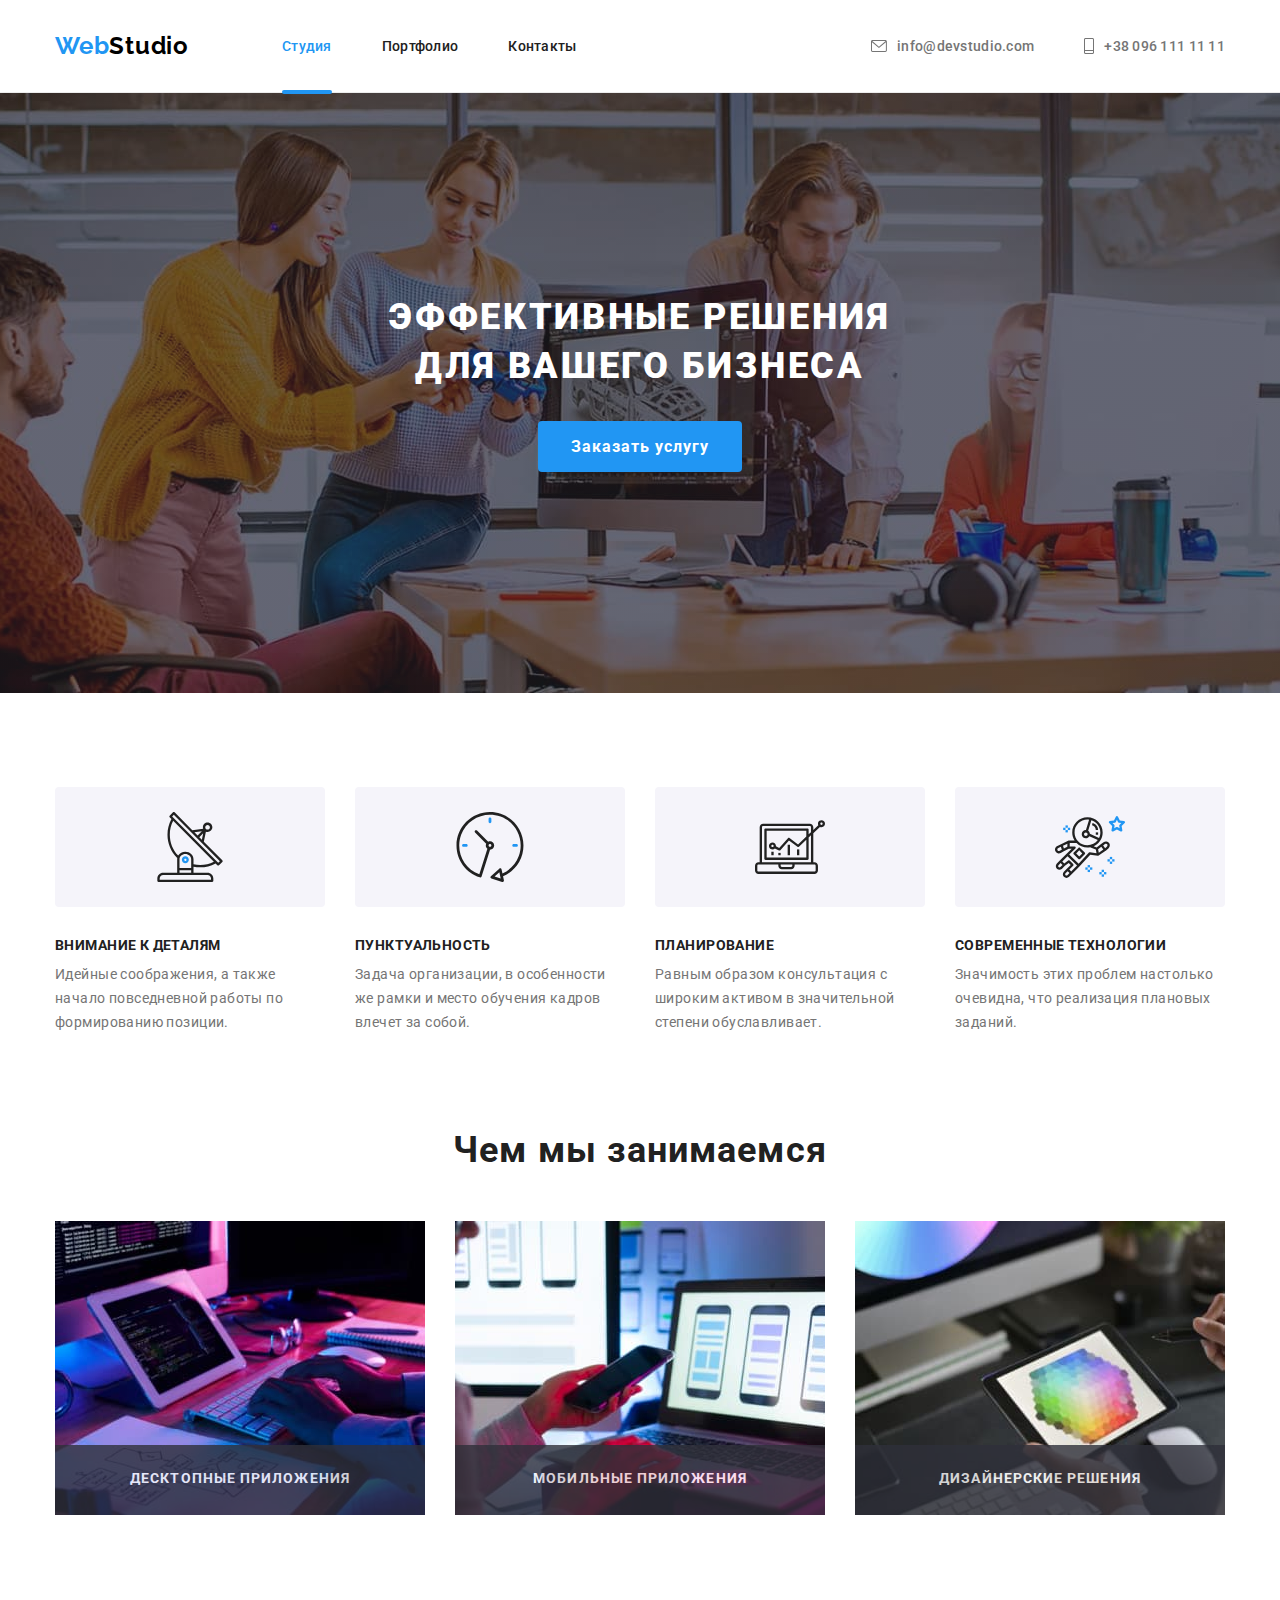
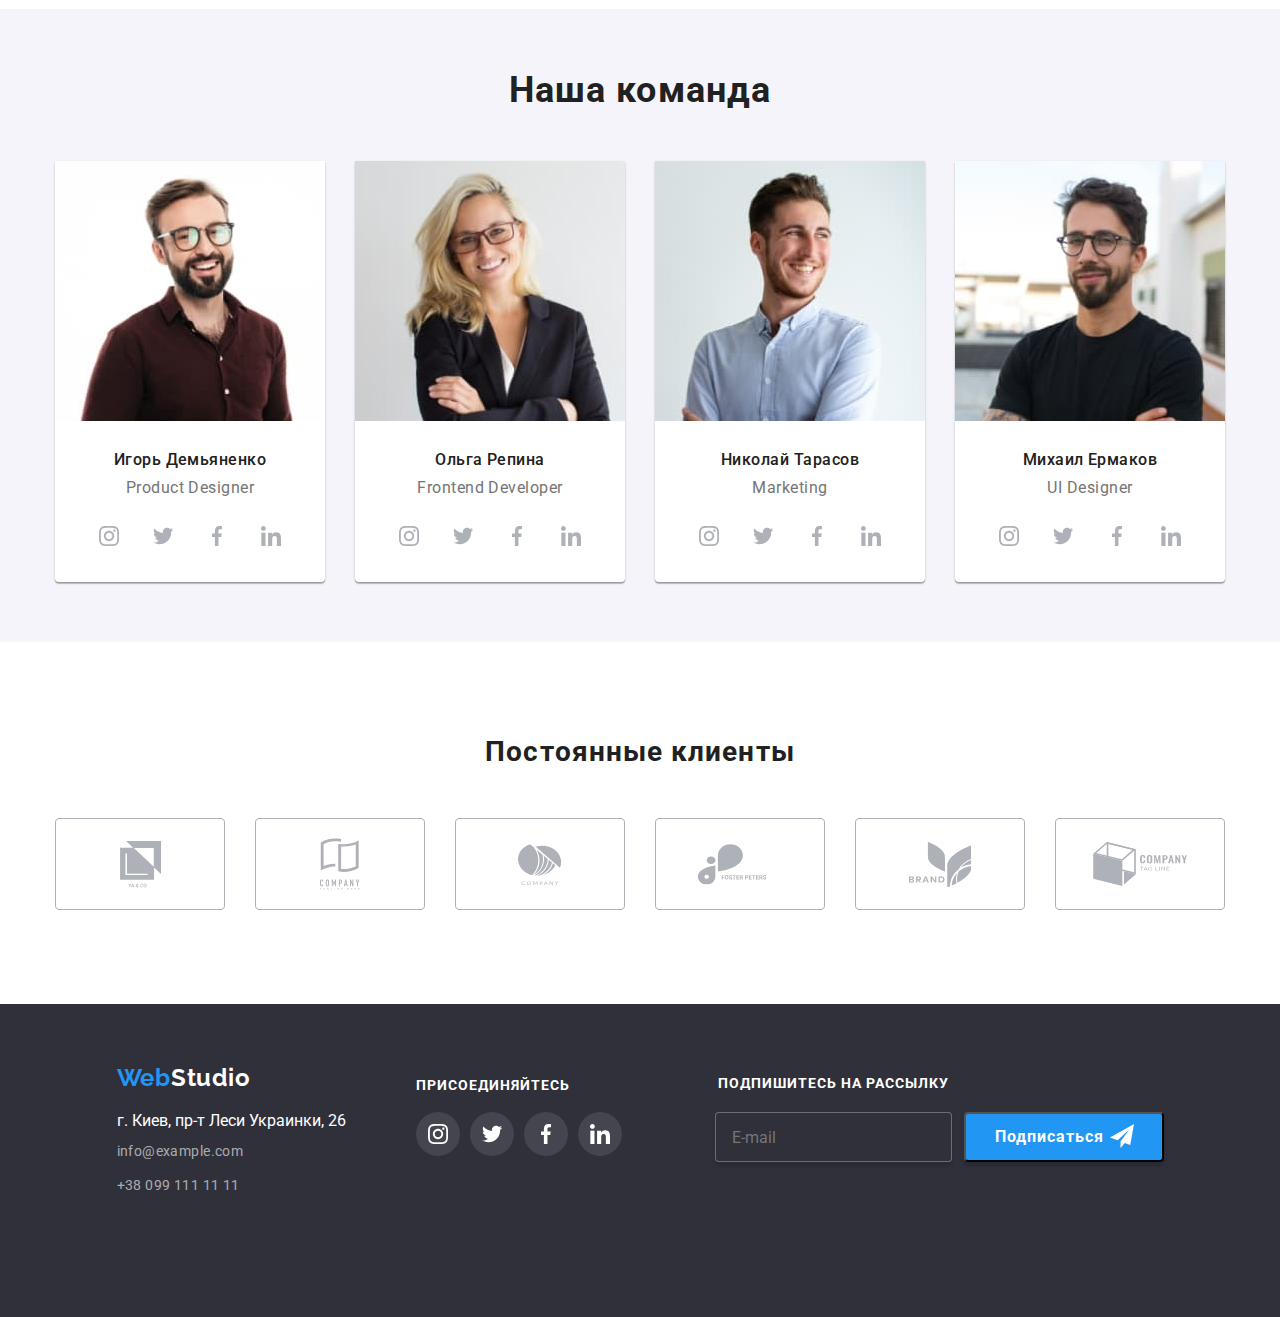
<file: index.html>
<!DOCTYPE html>
<html lang="en">
  <head>
    <meta charset="UTF-8" />
    <meta name="viewport" content="width=device-width, initial-scale=1.0" />
    <title>WebStudio</title>
    <link rel="preconnect" href="https://fonts.googleapis.com" />
    <link rel="preconnect" href="https://fonts.gstatic.com" crossorigin />
    <link
      href="https://fonts.googleapis.com/css2?family=Raleway:wght@700&family=Roboto:wght@400;500;700;900&display=swap"
      rel="stylesheet"
    />
    <link
      rel="stylesheet"
      href="https://cdnjs.cloudflare.com/ajax/libs/modern-normalize/2.0.0/modern-normalize.min.css"
    />
    <link rel="stylesheet" href="./css/main.min.css" />
  </head>

  <body>
    <!-- header -->
    <header class="header">
      <div class="container">
        <div class="header__menu">
          <!-- Лого -->
          <a href="" class="logo link"
            >Web<span class="logo__change-color">Studio</span></a
          >
          <!-- Списки мемю -->

          <nav class="header-navigator">
            <ul class="site-nav list">
              <li class="site-nav__item">
                <a href="" class="site-nav__link link site-nav__link--current">Студия</a>
              </li>
              <li class="site-nav__item">
                <a href="./portfolio.html" class="site-nav__link  link"
                  >Портфолио</a
                >
              </li>
              <li class="site-nav__item">
                <a href="" class="site-nav__link link">Контакты</a>
              </li>
            </ul>
          </nav>
          <ul class="contact-list list">
            <li class="contact-list__item">
              
              <a href="mailto:info@devstudio.com" class="contact-list__link link">
                <svg class="contact-list__icon-mail" width="16px" height="12px">
                  <use href="./icons/sprite.svg#mail"></use>
                </svg>
                info@devstudio.com
              </a>
            </li>
            <li class="contact-list__item">
              <a href="tel:+380961111111" class="contact-list__link link">
                <svg class="contact-list__icon-mobile" width="10px" height="16px">
                  <use href="./icons/sprite.svg#mobile"></use>
                </svg>
                +38 096 111 11 11
              </a>
            </li>
          </ul>

          <button type="button" class="menu-button menu-button__open js-open-menu " aria-expanded="false"
          aria-controls="mob-menu">
            <svg width="40" height="40" aria-label="Переключатель мобильного меню">
              <use class="icon-menu" href="./icons/sprite.svg#menu"></use>
            </svg>
          </button>

          <div class="mobile-menu  js-menu-container"  aria-expanded="false"
          id="mob-menu">

            <button type="button" class="menu-button menu-button__close js-close-menu">
              <svg width="40" height="40" aria-label="Переключатель мобильного меню">
                <use class="icon-cross" href="./icons/sprite.svg#cross"></use>
              </svg>
            </button>
            
              <ul class="mobile-menu__list list">
                <li class="mobile-menu__item"><a class="mobile-menu__link link mobile-menu__link--current" href="">Студия</a></li>
                <li class="mobile-menu__item"><a class="mobile-menu__link link" href="./portfolio.html">Портфолио</a></li>
                <li class="mobile-menu__item"><a class="mobile-menu__link link" href="">Контакты</a></li>
              </ul>

              <ul class="mobile-menu__contact-list list">
                <li class="mobile-menu__contact-item"><a class="mobile-menu__contact-phone-link link" href="tel:+380961111111">+38 096 111 11 11</a></li>
                <li class="mobile-menu__contact-item "><a class="mobile-menu__contact-email-link link" href="mailto:info@devstudio.com">info@devstudio.com</a></li>
              </ul>

              <ul class="mobile-menu-social__list list">
                <li class="mobile-menu-social__item"><a href="" class="mobile-menu-social__link link">Instagram</a></li>
                <li class="mobile-menu-social__item"><a href="" class="mobile-menu-social__link link">Twitter</a></li>
                <li class="mobile-menu-social__item"><a href="" class="mobile-menu-social__link link">Facebook</a></li>
                <li class="mobile-menu-social__item"><a href="" class="mobile-menu-social__link link">LinkedIn</a></li>
              </ul>

            </div>

        </div>

      

      </div>
    </header>
    <main>
      <section class="hero">
        <div class="container">
          <!-- Главный заголовок -->
             <h1 class="hero__title">
              Эффективные решения <br />
              для вашего бизнеса
            </h1>
            <button  class="hero__button" type="button" data-modal-open>Заказать услугу</button>
        </div>
        
      </section>
      
      <section class="studio">
        <div class="container">
          <h2 class="studio__hidden-title">Студия</h2>
          <ul class="studio__list list">
            <li class="studio__item antenna">
             
              <div class="studio__icon">
                <svg class="icon-antenna" width="70px" height="70px">
                  <use href="./icons/sprite.svg#antenna"></use>
                </svg>
              </div>
              <h3 class="studio__title">Внимание к деталям</h3>
              <p class="studio__text">
                Идейные соображения, а также начало повседневной работы по
                формированию позиции.
              </p>
            </li>
            <li class="studio__item clock">
              <div class="studio__icon">
                <svg class="icon-clock" width="70px" height="70px">
                  <use href="./icons/sprite.svg#clock"></use>
                </svg>
              </div>
              <h3 class="studio__title">Пунктуальность</h3>
              <p class="studio__text">
                Задача организации, в особенности же рамки и место обучения
                кадров влечет за собой.
              </p>
            </li>
            <li class="studio__item diagram">
              <div class="studio__icon">
                <svg class="icon-diagram" width="70px" height="70px">
                  <use href="./icons/sprite.svg#diagram"></use>
                </svg>
              </div>
              <h3 class="studio__title">Планирование</h3>
              <p class="studio__text">
                Равным образом консультация с широким активом в значительной
                степени обуславливает.
              </p>
            </li>
            <li class="studio__item astronaut">
              <div class="studio__icon">
                <svg class="icon-astronaut" width="70px" height="70px">
                  <use href="./icons/sprite.svg#astronaut"></use>
                </svg>
              </div>
              <h3 class="studio__title">Современные технологии</h3>
              <p class="studio__text">
                Значимость этих проблем настолько очевидна, что реализация
                плановых заданий.
              </p>
            </li>
          </ul>
        </div>
      </section>
      <section class="work">
        <div class="container">
          <h2 class="work__title title">Чем мы занимаемся</h2>
          <ul class="work__list list">
            <li class="work__item">
              <img

              srcset="./images/main/work1.jpg 1x, ./images/main/work1@2.jpg 2x, ./images/main/work1@3.jpg 3x"

                src="./images/main/work1.jpg"
                alt="пишет код на планшете используя клавиатуру"
                width="370"
              />
              <div class="work__descr-block">
                <p class="work__descr">Десктопные приложения</p>
              </div>
            </li>
            <li class="work__item">
              <img
                
                srcset="./images/main/work2.jpg 1x, ./images/main/work2@2.jpg 2x, ./images/main/work2@3.jpg 3x"

                src="./images/main/work2.jpg"
                alt="создает мобильное приложение на ноутбуке>"
                width="370"
              />
              <div class="work__descr-block ">
                <p class="work__descr"> Мобильные приложения</p>
              </div>
            </li>
            <li class="work__item">
              <img

                srcset="./images/main/work3.jpg 1x, ./images/main/work3@2.jpg 2x, ./images/main/work3@3.jpg 3x"

                src="./images/main/work3.jpg"
                alt="палитра цветов на планшете"
                width="370"
              />
              <div class="work__descr-block ">
                <p class="work__descr">Дизайнерские решения</p>
              </div>
            </li>
          </ul>
        </div>
      </section>
      <section class="team">
        <div class="container">
          <h2 class="team__title title">Наша команда</h2>
          <ul class="team__list list">
           
            <li class="team__item">
           <picture>
            
            <source srcset="./images/main/igor450.jpg" media="(max-width: 767px)"/>
           
            <source srcset="./images/main/igor270.jpg" media="(min-width: 1200px)"/>

            <source srcset="./images/main/igor354.jpg" media="(min-width: 768px)"/>


            <img
            class="team__img"
            src="./images/main/igor270.jpg"
            
            alt="Игорь Демьяненко"
          />
           </picture>
              <div class="team__bottom">
                <h3 class="team__subtitle">Игорь Демьяненко</h3>
              <p class="team__descr">Product Designer</p>
              <ul class="social list">
               
                <li class="social__item">
                  <a class="social__link" href="">
                  <svg class="social__icon" width="20px" height="20px">
                    <use href="./icons/sprite.svg#instagram"></use>
                  </svg>
                </a>
              </li>
                <li class="social__item">
                  <a class="social__link" href="">
                    <svg class="social__icon" width="20px" height="20px">
                      <use href="./icons/sprite.svg#twiter"></use>
                    </svg>
                  </a>
                </li>
                <li class="social__item">
                  <a class="social__link" href="">
                    <svg class="social__icon" width="20px" height="20px">
                      <use href="./icons/sprite.svg#facebook"></use>
                    </svg>
                  </a>
                </li>
                <li class="social__item">
                  <a class="social__link" href="">
                    <svg class="social__icon" width="20px" height="20px">
                      <use href="./icons/sprite.svg#linkedin"></use>
                    </svg>
                  </a>
                </li>                
              </ul>
            </div>
            </li>

            <li class="team__item">

           <picture>
            <source srcset="./images/main/olga450.jpg" media="(max-width: 767px)"/>
           
            <source srcset="./images/main/olga270.jpg" media="(min-width: 1200px)"/>

            <source srcset="./images/main/olga354.jpg" media="(min-width: 768px)"/>

              <img
                class="team__img"
                src="./images/main/olga270.jpg"
               
                alt="Ольга Репина"
              />
           </picture>
              <div class="team__bottom">
                <h3 class="team__subtitle">Ольга Репина</h3>
              <p class="team__descr">Frontend Developer</p>
              <ul class="social list">
               
                <li class="social__item">
                  <a class="social__link" href="">
                  <svg class="social__icon" width="20px" height="20px">
                    <use href="./icons/sprite.svg#instagram"></use>
                  </svg>
                </a>
              </li>
                <li class="social__item">
                  <a class="social__link" href="">
                    <svg class="social__icon" width="20px" height="20px">
                      <use href="./icons/sprite.svg#twiter"></use>
                    </svg>
                  </a>
                </li>
                <li class="social__item">
                  <a class="social__link" href="">
                    <svg class="social__icon" width="20px" height="20px">
                      <use href="./icons/sprite.svg#facebook"></use>
                    </svg>
                  </a>
                </li>
                <li class="social__item">
                  <a class="social__link" href="">
                    <svg class="social__icon" width="20px" height="20px">
                      <use href="./icons/sprite.svg#linkedin"></use>
                    </svg>
                  </a>
                </li>                
              </ul>
              </div>
            </li>

            <li class="team__item">

            <picture>
            <source srcset="./images/main/nikolai450.jpg" media="(max-width: 767px)"/>
           
            <source srcset="./images/main/nikolai270.jpg" media="(min-width: 1200px)"/>

            <source srcset="./images/main/nikolai354.jpg" media="(min-width: 768px)"/>

              <img
                class="team__img"
                src="./images/main/nikolai270.jpg"
                
                alt="Николай Тарасов"
              />
            </picture>
              <div class="team__bottom">
                <h3 class="team__subtitle">Николай Тарасов</h3>
              <p class="team__descr">Marketing</p>
              <ul class="social list">
                <li class="social__item">
                  <a class="social__link" href="">
                  <svg class="social__icon" width="20px" height="20px">
                    <use href="./icons/sprite.svg#instagram"></use>
                  </svg>
                </a>
              </li>
                <li class="social__item">
                  <a class="social__link" href="">
                    <svg class="social__icon" width="20px" height="20px">
                      <use href="./icons/sprite.svg#twiter"></use>
                    </svg>
                  </a>
                </li>
                <li class="social__item">
                  <a class="social__link" href="">
                    <svg class="social__icon" width="20px" height="20px">
                      <use href="./icons/sprite.svg#facebook"></use>
                    </svg>
                  </a>
                </li>
                <li class="social__item">
                  <a class="social__link" href="">
                    <svg class="social__icon" width="20px" height="20px">
                      <use href="./icons/sprite.svg#linkedin"></use>
                    </svg>
                  </a>
                </li>                
              </ul>
              </div>
            </li>

            <li class="team__item">
            <picture>
            <source srcset="./images/main/mikhail450.jpg" media="(max-width: 767px)"/>
           
            <source srcset="./images/main/mikhail270.jpg" media="(min-width: 1200px)"/>

            <source srcset="./images/main/mikhail354.jpg" media="(min-width: 768px)"/>

              <img
                class="team__img"
                src="./images/main/mikhail270.jpg"
                
                alt="Михаил Ермаков"
              />
            </picture>
              <div class="team__bottom">
                <h3 class="team__subtitle">Михаил Ермаков</h3>
              <p class="team__descr">UI Designer</p>
              <ul class="social list">
                <li class="social__item">
                  <a class="social__link" href="">
                  <svg class="social__icon" width="20px" height="20px">
                    <use href="./icons/sprite.svg#instagram"></use>
                  </svg>
                </a>
              </li>
                <li class="social__item">
                  <a class="social__link" href="">
                    <svg class="social__icon" width="20px" height="20px">
                      <use href="./icons/sprite.svg#twiter"></use>
                    </svg>
                  </a>
                </li>
                <li class="social__item">
                  <a class="social__link" href="">
                    <svg class="social__icon" width="20px" height="20px">
                      <use href="./icons/sprite.svg#facebook"></use>
                    </svg>
                  </a>
                </li>
                <li class="social__item">
                  <a class="social__link" href="">
                    <svg class="social__icon" width="20px" height="20px">
                      <use href="./icons/sprite.svg#linkedin"></use>
                    </svg>
                  </a>
                </li>                
              </ul>
              </div>
            </li>
          </ul>
        </div>
      </section>

      <!-- clients -->
    <section class="clients">
        <div class="container">
          <h3 class="client__title title">Постоянные клиенты</h3>
          <ul class="clients__list list">
            <li class="client__item">
              <a href="" class="client__link">
                <svg class="client__icon" width="41px" height="46.7px">
                  <use href="./icons/sprite.svg#company1"></use>
                </svg>
              </a>
            </li>
            <li class="client__item">
              <a href="" class="client__link">
                <svg class="client__icon" width="40px" height="52px">
                  <use href="./icons/sprite.svg#company2"></use>
                </svg>
              </a>
            </li>
            <li class="client__item">
              <a href="" class="client__link">
                <svg class="client__icon" width="43.46px" height="41.18px">
                  <use href="./icons/sprite.svg#company3"></use>
                </svg>
              </a>
            </li>
            <li class="client__item">
              <a href="" class="client__link">
                <svg class="client__icon" width="84.44px" height="40.62px">
                  <use href="./icons/sprite.svg#company4"></use>
                </svg>
              </a>
            </li>
            <li class="client__item">
              <a href="" class="client__link">
                <svg class="client__icon" width="62.54px" height="45.43px">
                  <use href="./icons/sprite.svg#company5"></use>
                </svg>
              </a>
            </li>
            <li class="client__item">
              <a href="" class="client__link">
                <svg class="client__icon" width="93.79px" height="43.93px">
                  <use href="./icons/sprite.svg#company6"></use>
                </svg>
              </a>
            </li>
          </ul>
        </div>
      </section>
    </main> 
    <!-- Футер -->
   <footer class="footer">
      <div class="container">
        
        <div class="footer__wrapper">
          
          <div class="footer__contact-info info-item"> 
            <!-- Лого футер -->
           <a href="" class="logo footer__logo link"
            >Web<span class="logo__change-color logo__change-color--inverse">Studio</span></a
          >
        <address class="footer__address">г. Киев, пр-т Леси Украинки, 26</address>
        <address class="footer__address">
          <ul class="footer__contact-list list">
            <li class="footer__item">
              <a href="mailto:info@example.com" class="footer-mail-link link"
                >info@example.com</a
              >
            </li>
            <li class="footer__item">
              <a href="tel:+380991111111" class="footer-tel-link link"
                >+38 099 111 11 11</a
              >
            </li>
          </ul>
        </address>
          </div>
         
          <div class="social-media info-item">
            
            <h2 class="social-media__subheader" >присоединяйтесь</h2>
            
            <ul class="social-media__list list">
              <li class="social-media__item">
                <a class="social-media__link" href="">
                  <svg class="social-media__icon" width="20px" height="20px">
                    <use href="./icons/sprite.svg#instagram"></use>
                  </svg>
                </a>
              </li>
              <li class="social-media__item">
                <a class="social-media__link" href="">
                  <svg class="social-media__icon" width="20px" height="20px">
                    <use href="./icons/sprite.svg#twiter"></use>
                  </svg>
                </a>
              </li>
              <li class="social-media__item">
                <a class="social-media__link" href="">
                  <svg class="social-media__icon" width="20px" height="20px">
                    <use href="./icons/sprite.svg#facebook"></use>
                  </svg>
                </a>
              </li>
              <li class="social-media__item">
                <a class="social-media__link" href="">
                  <svg class="social-media__icon" width="20px" height="20px">
                    <use href="./icons/sprite.svg#linkedin"></use>
                  </svg>
                </a>
              </li>
            </ul>
          </div>
           
            <div class="subscribe">
              <form>
                <label class="subscribe__form">
                  <span class="subscribe__label">Подпишитесь на рассылку</span>
                  <input class="subscribe__input" type="email" name="mail" placeholder="E-mail">
                </label>
              </form>
            </div>
                       
          <div class="subscribe__tel-logo">
            <button class="subscribe__btn" type="submit">Подписаться</button>
          </div>
        </div>

        <div class="subscribe  visible-tablet">
              <form>
                <label class="subscribe__form">
                  <span class="subscribe__label">Подпишитесь на рассылку</span>
                  <input class="subscribe__input" type="email" name="mail" placeholder="E-mail">
                </label>
              </form>
            </div>
                       
          <div class="subscribe__tel-logo visible-tablet">
            <button class="subscribe__btn" type="submit">Подписаться</button>
          </div>

      </div>
    </footer> 

   

    <div  class="backdrop is-hidden" data-modal>

      <div class="modal">
        
        <h2 class="modal__title">Оставьте свои данные, мы вам перезвоним</h2>
        
        <form class="form"> 
          <label class="form__field">
              <input type="text" class="form__input" name="name" id="name" autocomplete="no-autofill-please" placeholder=" " >
              <span class="form__label">Имя</span>          
              <svg class="form__icon icon-person " width="15px" height="15px">
                <use href="./icons/sprite.svg#person"></use>
              </svg>
          </label>

          <label class="form__field">
            <input type="tel" class="form__input" name="phone" id="phone" autocomplete="off" placeholder=" ">   
            <span class="form__label">Телефон</span>         
            <svg class="form__icon icon-phone" width="15px" height="15px">
              <use href="./icons/sprite.svg#phone"></use>
            </svg>
          </label>

          <label class="form__field">
            <input type="email" class="form__input form__margin" name="mail" id="mail" autocomplete="off" placeholder=" ">      
            <span class="form__label">Почта</span>      
            <svg class="form__icon icon-email" width="15px" height="15px">
              <use href="./icons/sprite.svg#email"></use>
            </svg>
          </label>

          <label class="field-comment form-field">
            <span class="field-comment__text">Комментарий</span>
            <textarea class="field-comment__textarea" name="comment" placeholder="Введите текст"></textarea>
          </label>

         
              <label class="field-agreement">
                <input class="field-agreement__checkbox" type="checkbox" name="topic" value="html">
                <span class="field-agreement__icon"></span>
               <span class="field-agreement__lable">Соглашаюсь с рассылкой и принимаю <a class="field-agreement__link" href="">Условия договора</a></span>
              </label>

              <button class="form__button" type="submit">Отправить</button>
        </form>

          


      <svg class="modal__icon-close" data-modal-close width="30px" height="30px">
        <use href="./icons/sprite.svg#close"></use>
      </svg>

      </div>
    </div>
    <script src="./js/modal.js"></script>
    <script src="./js/mobile-menu.js" ></script>
  </body>
</html>
</file>
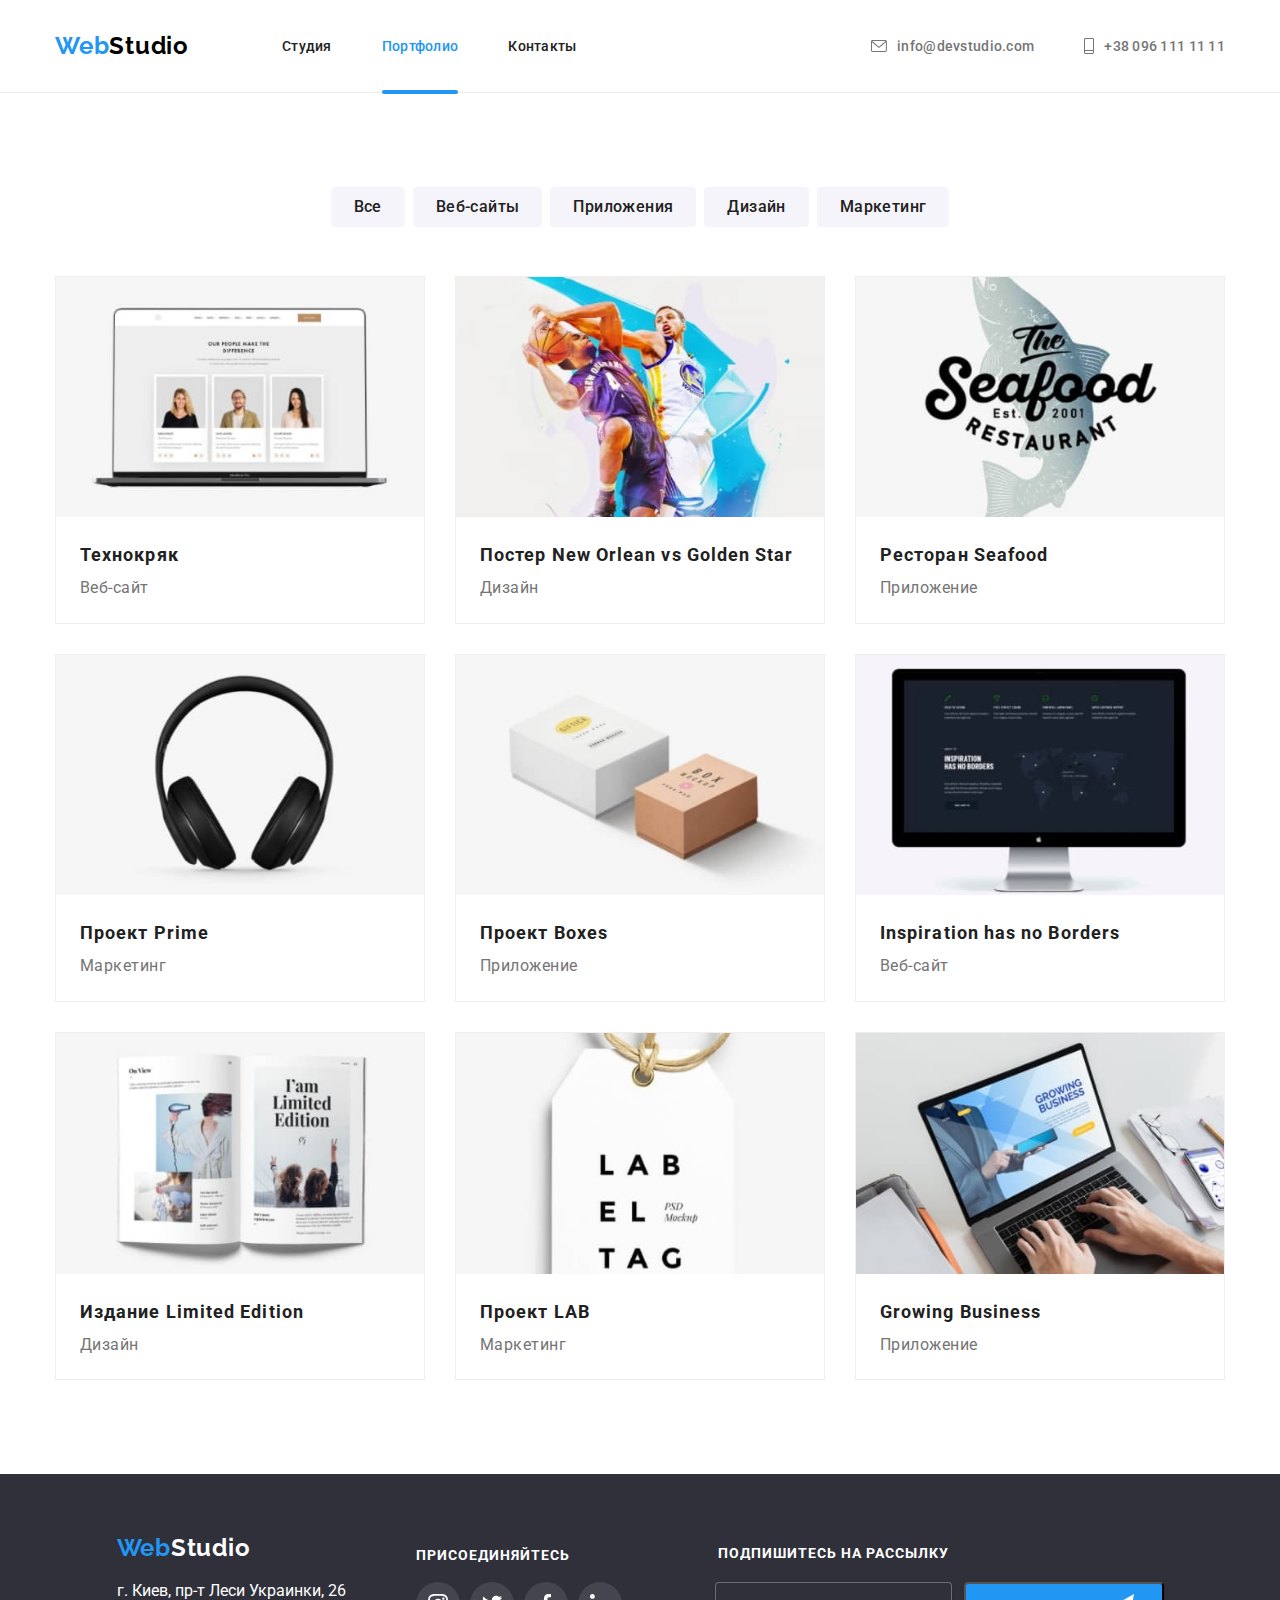
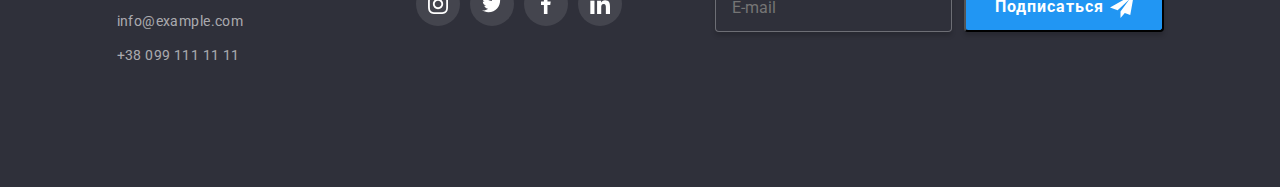
<file: portfolio.html>
<!DOCTYPE html>
<html lang="en">
<head>
    <meta charset="UTF-8">
    <meta name="viewport" content="width=device-width, initial-scale=1.0">
    <title>WebStudio</title>
    <link rel="preconnect" href="https://fonts.googleapis.com">
    <link rel="preconnect" href="https://fonts.gstatic.com" crossorigin>
    <link href="https://fonts.googleapis.com/css2?family=Raleway:wght@700&family=Roboto:wght@400;500;700;900&display=swap" rel="stylesheet">
    <link rel="stylesheet" href="https://cdnjs.cloudflare.com/ajax/libs/modern-normalize/2.0.0/modern-normalize.min.css">
    <link rel="stylesheet" href="./css/main.min.css">
</head>
<body>
    <!-- header -->
    <header class="header">
      <div class="container">
        <div class="header__menu">
          <!-- Лого -->
          <a href="" class="logo link"
            >Web<span class="logo__change-color">Studio</span></a
          >
          <!-- Списки мемю -->

          <nav class="header-navigator">
            <ul class="site-nav list">
              <li class="site-nav__item">
                <a href="./index.html" class="site-nav__link link ">Студия</a>
              </li>
              <li class="site-nav__item">
                <a href="" class="site-nav__link  link site-nav__link--current"
                  >Портфолио</a
                >
              </li>
              <li class="site-nav__item">
                <a href="" class="site-nav__link link">Контакты</a>
              </li>
            </ul>
          </nav>
          <ul class="contact-list list">
            <li class="contact-list__item">
              
              <a href="mailto:info@devstudio.com" class="contact-list__link link">
                <svg class="contact-list__icon-mail" width="16px" height="12px">
                  <use href="./icons/sprite.svg#mail"></use>
                </svg>
                info@devstudio.com
              </a>
            </li>
            <li class="contact-list__item">
              <a href="tel:+380961111111" class="contact-list__link link">
                <svg class="contact-list__icon-mobile" width="10px" height="16px">
                  <use href="./icons/sprite.svg#mobile"></use>
                </svg>
                +38 096 111 11 11
              </a>
            </li>
          </ul>

          <button type="button" class="menu-button menu-button__open js-open-menu " aria-expanded="false"
          aria-controls="mob-menu">
            <svg width="40" height="40" aria-label="Переключатель мобильного меню">
              <use class="icon-menu" href="./icons/sprite.svg#menu"></use>
            </svg>
          </button>

          <div class="mobile-menu  js-menu-container"  aria-expanded="false"
          id="mob-menu">

            <button type="button" class="menu-button menu-button__close js-close-menu">
              <svg width="40" height="40" aria-label="Переключатель мобильного меню">
                <use class="icon-cross" href="./icons/sprite.svg#cross"></use>
              </svg>
            </button>
            
              <ul class="mobile-menu__list list">
                <li class="mobile-menu__item"><a class="mobile-menu__link link mobile-menu__link--current" href="">Студия</a></li>
                <li class="mobile-menu__item"><a class="mobile-menu__link link" href="./portfolio.html">Портфолио</a></li>
                <li class="mobile-menu__item"><a class="mobile-menu__link link" href="">Контакты</a></li>
              </ul>

              <ul class="mobile-menu__contact-list list">
                <li class="mobile-menu__contact-item"><a class="mobile-menu__contact-phone-link link" href="tel:+380961111111">+38 096 111 11 11</a></li>
                <li class="mobile-menu__contact-item "><a class="mobile-menu__contact-email-link link" href="mailto:info@devstudio.com">info@devstudio.com</a></li>
              </ul>

              <ul class="mobile-menu-social__list list">
                <li class="mobile-menu-social__item"><a href="" class="mobile-menu-social__link link">Instagram</a></li>
                <li class="mobile-menu-social__item"><a href="" class="mobile-menu-social__link link">Twitter</a></li>
                <li class="mobile-menu-social__item"><a href="" class="mobile-menu-social__link link">Facebook</a></li>
                <li class="mobile-menu-social__item"><a href="" class="mobile-menu-social__link link">LinkedIn</a></li>
              </ul>

            </div>

        </div>
      </div>
    </header>
    <main>
        <section class="portfolio section">
           <div class="container">
            <ul class="portfolio-nav list">
                <li class="portfolio-nav__item"><button class="portfolio-nav__button" type="button">Все</button></li>
                <li class="portfolio-nav__item"><button class="portfolio-nav__button" type="button">Веб-сайты</button></li>
                <li class="portfolio-nav__item"><button class="portfolio-nav__button" type="button">Приложения</button></li>
                <li class="portfolio-nav__item"><button class="portfolio-nav__button" type="button">Дизайн</button></li>
                <li class="portfolio-nav__item"><button class="portfolio-nav__button" type="button">Маркетинг</button></li>
            </ul>
            <ul class="project list">
                <li class="project__item">
                  <div class="project__block">
                    <img src="./images/portfolio/img1.jpg" width="" alt="Веб-сайт">
                    <div class="project__animation">
                      <p class="project__text">
                        Ресурс предлагает комплексные предложения с разным уровнем функционала и сервисов. Все это позволит посетителю получить исчерпывающие сведения о компании или частном лице.
                      </p>
                    </div>
                  </div>
                    
                    <a href="" class="project__link link" >
                        <h2 class="project__title" >Технокряк</h2>
                        <p class="project__subtitle" >Веб-сайт</p>
                    </a>
                </li>
                <li class="project__item">
                  <div class="project__block">
                    <img src="./images/portfolio/img2.jpg" width="" alt="Дизайн">
                    <div class="project__animation">
                      <p class="project__text">
                        Ресурс предлагает комплексные предложения с разным уровнем функционала и сервисов. Все это позволит посетителю получить исчерпывающие сведения о компании или частном лице.
                      </p>
                    </div>
                  </div>
                    
                    <a href="" class="project__link link" >
                        <h2 class="project__title" > Постер New Orlean vs Golden Star</h2>
                        <p class="project__subtitle" >Дизайн</p>
                    </a>
                </li>
                <li class="project__item">
                  <div class="project__block">
                    <img src="./images/portfolio/img3.jpg" width="" alt="Приложение">
                    <div class="project__animation">
                      <p class="project__text">
                        Ресурс предлагает комплексные предложения с разным уровнем функционала и сервисов. Все это позволит посетителю получить исчерпывающие сведения о компании или частном лице.
                      </p>
                    </div>
                  </div>
                    
                    <a href="" class="project__link link" >
                        <h2 class="project__title" >Ресторан Seafood</h2>
                        <p class="project__subtitle" >Приложение</p>
                    </a>
                </li>
                <li class="project__item">
                  <div class="project__block">
                    <img src="./images/portfolio/img4.jpg" width="" alt="Маркетинг">
                    <div class="project__animation">
                      <p class="project__text">
                        Ресурс предлагает комплексные предложения с разным уровнем функционала и сервисов. Все это позволит посетителю получить исчерпывающие сведения о компании или частном лице.
                      </p>
                    </div>
                  </div>
                    
                    <a href="" class="project__link link" >
                        <h2 class="project__title" >Проект Prime</h2>
                        <p class="project__subtitle" >Маркетинг</p>
                    </a>
                </li>
                <li class="project__item">
                  <div class="project__block">
                    <img src="./images/portfolio/img5.jpg" width="" alt="Приложение">
                    <div class="project__animation">
                      <p class="project__text">
                        Ресурс предлагает комплексные предложения с разным уровнем функционала и сервисов. Все это позволит посетителю получить исчерпывающие сведения о компании или частном лице.
                      </p>
                    </div>
                  </div>
                    
                    <a href="" class="project__link link" >
                    
                        <h2 class="project__title" >Проект Boxes</h2>
                        <p class="project__subtitle" >Приложение</p>
                    </a>
                </li>
                <li class="project__item">
                  <div class="project__block">
                    <img src="./images/portfolio/img6.jpg" width="" alt="Веб-сайт">
                    <div class="project__animation">
                      <p class="project__text">
                        Ресурс предлагает комплексные предложения с разным уровнем функционала и сервисов. Все это позволит посетителю получить исчерпывающие сведения о компании или частном лице.
                      </p>
                    </div>
                  </div>
                    
                    <a href="" class="project__link link" >
                        <h2 class="project__title" >Inspiration has no Borders</h2>
                        <p class="project__subtitle" >Веб-сайт</p>
                    </a>
                </li>
                <li class="project__item">
                  <div class="project__block">
                    <img src="./images/portfolio/img7.jpg" width="" alt="Дизайн">
                    <div class="project__animation">
                      <p class="project__text">
                        Ресурс предлагает комплексные предложения с разным уровнем функционала и сервисов. Все это позволит посетителю получить исчерпывающие сведения о компании или частном лице.
                      </p>
                    </div>
                  </div>
                    
                    <a href="" class="project__link link" >
                        <h2 class="project__title" >Издание Limited Edition</h2>
                        <p class="project__subtitle" >Дизайн</p>
                    </a>
                </li>
                <li class="project__item">
                  <div class="project__block">
                    <img src="./images/portfolio/img8.jpg" width="" alt="Маркетинг">
                    <div class="project__animation">
                      <p class="project__text">
                        Ресурс предлагает комплексные предложения с разным уровнем функционала и сервисов. Все это позволит посетителю получить исчерпывающие сведения о компании или частном лице.
                      </p>
                    </div>
                  </div>
                    
                    <a href="" class="project__link link" >
                        <h2 class="project__title" >Проект LAB</h2>
                        <p class="project__subtitle" >Маркетинг</p>
                    </a>
                </li>
                <li class="project__item">
                  <div class="project__block">
                    <img src="./images/portfolio/img9.jpg" width="" alt="Приложение">
                    <div class="project__animation">
                      <p class="project__text">
                        Ресурс предлагает комплексные предложения с разным уровнем функционала и сервисов. Все это позволит посетителю получить исчерпывающие сведения о компании или частном лице.
                      </p>
                    </div>
                  </div>
                    
                    <a href="" class="project__link link" >
                        <h2 class="project__title" >Growing Business</h2>
                        <p class="project__subtitle" >Приложение</p>
                    </a>
                </li>
            </ul>
           </div>
        </section>
    </main>
    <!-- Футер -->
    <footer class="footer">
      <div class="container">
        
        <div class="footer__wrapper">
          
          <div class="footer__contact-info">
            <!-- Лого футер -->
            <a href="" class="logo footer__logo link"
            >Web<span class="logo__change-color logo__change-color--inverse">Studio</span></a
          >
        <address class="footer__address">г. Киев, пр-т Леси Украинки, 26</address>
        <address class="footer__address">
          <ul class="footer__contact-list list">
            <li class="footer__item">
              <a href="mailto:info@example.com" class="footer-mail-link link"
                >info@example.com</a
              >
            </li>
            <li class="footer__item">
              <a href="tel:+380991111111" class="footer-tel-link link"
                >+38 099 111 11 11</a
              >
            </li>
          </ul>
        </address>
          </div>
         
          <div class="social-media">
            
            <h2 class="social-media__subheader" >присоединяйтесь</h2>
            
            <ul class="social-media__list list">
              <li class="social-media__item">
                <a class="social-media__link" href="">
                  <svg class="social-media__icon" width="20px" height="20px">
                    <use href="./icons/sprite.svg#instagram"></use>
                  </svg>
                </a>
              </li>
              <li class="social-media__item">
                <a class="social-media__link" href="">
                  <svg class="social-media__icon" width="20px" height="20px">
                    <use href="./icons/sprite.svg#twiter"></use>
                  </svg>
                </a>
              </li>
              <li class="social-media__item">
                <a class="social-media__link" href="">
                  <svg class="social-media__icon" width="20px" height="20px">
                    <use href="./icons/sprite.svg#facebook"></use>
                  </svg>
                </a>
              </li>
              <li class="social-media__item">
                <a class="social-media__link" href="">
                  <svg class="social-media__icon" width="20px" height="20px">
                    <use href="./icons/sprite.svg#linkedin"></use>
                  </svg>
                </a>
              </li>
            </ul>
          </div>
           
            <div class="subscribe">
              <form>
                <label class="subscribe__form">
                  <span class="subscribe__label">Подпишитесь на рассылку</span>
                  <input class="subscribe__input" type="email" name="mail" placeholder="E-mail">
                </label>
              </form>
            </div>
                       
          <div class="subscribe__tel-logo">
            <button class="subscribe__btn" type="submit">Подписаться</button>
          </div>
        </div>

        <div class="subscribe  visible-tablet">
          <form>
            <label class="subscribe__form">
              <span class="subscribe__label">Подпишитесь на рассылку</span>
              <input class="subscribe__input" type="email" name="mail" placeholder="E-mail">
            </label>
          </form>
        </div>
                   
      <div class="subscribe__tel-logo visible-tablet">
        <button class="subscribe__btn" type="submit">Подписаться</button>
      </div>

      </div>
    </footer>

    <script src="./js/mobile-menu.js" ></script>

</body>
</html>
</file>
<file: css/main.min.css>
:root{--primary-text-color: #757575;--secondary-text-color: #212121;--title-text-color: #212121;--accent-color: #2196f3}/*! modern-normalize v3.0.1 | MIT License | https://github.com/sindresorhus/modern-normalize */*,::before,::after{box-sizing:border-box}html{font-family:system-ui,"Segoe UI",Roboto,Helvetica,Arial,sans-serif,"Apple Color Emoji","Segoe UI Emoji";line-height:1.15;-webkit-text-size-adjust:100%;-moz-tab-size:4;-o-tab-size:4;tab-size:4}body{margin:0}b,strong{font-weight:bolder}code,kbd,samp,pre{font-family:ui-monospace,SFMono-Regular,Consolas,"Liberation Mono",Menlo,monospace;font-size:1em}small{font-size:80%}sub,sup{font-size:75%;line-height:0;position:relative;vertical-align:baseline}sub{bottom:-0.25em}sup{top:-0.5em}table{border-color:currentcolor}button,input,optgroup,select,textarea{font-family:inherit;font-size:100%;line-height:1.15;margin:0}button,[type=button],[type=reset],[type=submit]{-webkit-appearance:button}legend{padding:0}progress{vertical-align:baseline}::-webkit-inner-spin-button,::-webkit-outer-spin-button{height:auto}[type=search]{-webkit-appearance:textfield;outline-offset:-2px}::-webkit-search-decoration{-webkit-appearance:none}::-webkit-file-upload-button{-webkit-appearance:button;font:inherit}summary{display:list-item}ul{padding:0;margin:0}h1,h2,h3,h4,h5,h5,p{margin:0}img{display:block;max-width:100%;height:auto}body{font-family:"Roboto",sans-serif;color:var(--primary-text-color);background-color:#fff}.link{text-decoration:none}.list{list-style:none}.title{color:var(--secondary-text-color);text-align:center;font-size:36px;font-weight:700;letter-spacing:1.08px;line-height:1.17}img{display:block;max-width:100%;height:auto}.container{min-width:320px;max-width:1200px;margin-left:auto;margin-right:auto;padding-left:15px;padding-right:15px}@media screen and (min-width: 480px){.container{width:480px}}@media screen and (min-width: 768px){.container{width:768px}}@media screen and (min-width: 1200px){.container{width:1200px}}.logo{color:var(--accent-color);font-family:"Raleway",sans-serif;font-size:24px;font-weight:700;letter-spacing:.78px}@media screen and (min-width: 768px){.logo{margin-right:88px}}@media screen and (min-width: 1200px){.logo{margin-right:93px}}.logo__change-color{color:#000}.logo__change-color--inverse{color:#fff}.footer__logo{display:block;margin-bottom:20px}.backdrop{position:fixed;top:0;left:0;width:100%;height:100%;background-color:rgba(0,0,0,.2);z-index:1;opacity:1;transition:opacity 250ms cubic-bezier(0.4, 0, 0.2, 1)}.backdrop.is-hidden{opacity:0;pointer-events:none}.backdrop.is-hidden .modal{transform:translate(-50%, -50%) scale(0.9);transition:transform 250ms cubic-bezier(0.4, 0, 0.2, 1)}.backdrop.is-hidden .modal{transform:translate(-50%, -50%) scale(0.9);transition:transform 250ms cubic-bezier(0.4, 0, 0.2, 1)}.modal{position:absolute;top:50%;left:50%;transform:translate(-50%, -50%) scale(1);transition:transform 250ms cubic-bezier(0.4, 0, 0.2, 1);width:450px;min-height:609px;padding:40px;background-color:#fff;border-radius:4px;box-shadow:0px 2px 1px 0px rgba(0,0,0,.2),0px 1px 1px 0px rgba(0,0,0,.14),0px 1px 3px 0px rgba(0,0,0,.12);background:#fff}@media screen and (min-width: 1200px){.modal{width:528px;min-height:581px}}.modal__title{margin-bottom:30px;color:var(--secondary-text-color);font-size:19px;font-weight:700;line-height:23px;letter-spacing:1.08px;text-align:center}.modal__icon-close{position:absolute;display:flex;top:8px;right:8px;fill:#000;stroke:rgba(0,0,0,.1);cursor:pointer}.modal__icon-close:hover{fill:var(--accent-color)}.form{margin:0 auto}.form__field{position:relative;display:block}.form__input{display:flex;margin-bottom:28px;width:370px;height:40px;padding:10px 40px;font:inherit;border:1px solid var(--primary-text-color);border-radius:4px}@media screen and (min-width: 1200px){.form__input{width:448px}}.form__margin{margin-bottom:10px}.form__label{position:absolute;top:50%;left:40px;transform:translateY(-50%);transition:transform 250ms cubic-bezier(0.4, 0, 0.2, 1)}.form__field:focus-within>.form__label{transform:translate(-40px, -40px)}.form__input:not(:-moz-placeholder-shown)+.form__label{transform:translate(-40px, -40px)}.form__input:not(:placeholder-shown)+.form__label{transform:translate(-40px, -40px)}.form__icon{position:absolute;top:50%;left:15px;transform:translateY(-50%)}.form__input:focus .form__icon{border:1px solid var(--accent-color)}.form__field:focus-within>.form__icon{fill:var(--accent-color)}.field-comment{display:flex;flex-direction:column}.field-comment__text{margin-bottom:4px}.field-comment__textarea{padding:12px 0 0 16px;resize:none;width:370px;height:120px;margin-bottom:20px}@media screen and (min-width: 1200px){.field-comment__textarea{width:448px}}.field-comment__textarea::-moz-placeholder{color:var(--primary-text-color);opacity:50%}.field-comment__textarea::placeholder{color:var(--primary-text-color);opacity:50%}.field-agreement__checkbox{position:absolute;width:1px;height:1px;margin:-1px;border:0;padding:0;white-space:nowrap;-webkit-clip-path:inset(100%);clip-path:inset(100%)}.field-agreement{display:flex;align-items:center;min-width:371px;margin-bottom:30px}.field-agreement__icon{display:inline-block;width:15px;height:15px;border:1px solid #2a2a2a;border-radius:4px;margin-right:9px}.field-agreement__checkbox:checked+.field-agreement__icon{border-color:rgba(0,0,0,0);background-color:var(--accent-color);background-image:url(../icons/icon-check.svg);background-size:contain;background-origin:border-box}.field-agreement__lable{color:var(--primary-text-color);font-size:12px;font-weight:400;line-height:1.7px;letter-spacing:.42px}@media screen and (min-width: 1200px){.field-agreement__lable{font-size:14px}}.field-agreement__link{color:var(--accent-color)}.form__button{display:block;margin:0 auto;color:#fff;font-family:Roboto;font-size:16px;font-weight:700;line-height:30px;letter-spacing:1.08px;text-align:center;width:200px;height:50px;border-radius:4px;box-shadow:0px 4px 4px 0px rgba(0,0,0,.15);background-color:var(--accent-color)}.form__button:hover,.form__button:focus{cursor:pointer}.menu-button{display:inline-flex;margin:0;padding:0;border:none;background-color:rgba(0,0,0,0)}@media screen and (min-width: 768px){.menu-button{display:none}}.mobile-menu{display:none;position:fixed;top:0;left:0;width:100%;height:100%;background-color:rgba(0,0,0,.2);z-index:1;opacity:1;transition:opacity 5250ms cubic-bezier(0.4, 0, 0.2, 1);padding:48px 0 48px 0;background-color:#fff;font-size:16px}.mobile-menu.is-open{display:block}.mobile-menu__list{margin-left:40px}.mobile-menu__item:not(:last-child){margin-bottom:35px}.mobile-menu__link{color:var(--secondary-text-color);font-size:40px;font-weight:500;letter-spacing:1px}.mobile-menu__link--current{color:var(--accent-color)}.menu-button__close{position:absolute;top:10px;right:15px}.icon-menu{fill:currentColor}.icon-menu:hover,.icon-menu:focus{color:var(--accent-color)}.icon-cross{fill:currentColor}.icon-cross:hover,.icon-cross:focus{color:var(--accent-color)}.mobile-menu__contact-list{margin:302px 0 0 40px}.mobile-menu__contact-item:not(:last-child){margin-bottom:32px}.mobile-menu__contact-phone-link{color:var(--accent-color);font-size:34px;font-weight:500;line-height:40px;letter-spacing:2%;text-align:left}.mobile-menu__contact-email-link{color:var(--primary-text-color);font-size:24px;font-weight:500;line-height:28px;letter-spacing:2%;text-align:left}.mobile-menu-social__list{display:flex;justify-content:flex-start;margin:64px 0 0 40px}.mobile-menu-social__item:not(:last-child){margin-right:20px}.mobile-menu-social__link{color:var(--accent-color);font-size:18px;font-weight:500;line-height:22px;letter-spacing:.7px;text-align:left}.social{display:flex;justify-content:center}.social__item:not(:last-child){margin-right:10px}.social__link{display:inline-flex;padding:12px;color:#afb1b8;border-radius:50px;transition:background-color 250ms cubic-bezier(0.4, 0, 0.2, 1),color 250ms cubic-bezier(0.4, 0, 0.2, 1)}.social__link:hover{border-radius:50px;background-color:var(--accent-color);color:#fff}.social__icon{fill:currentColor}.social-media{margin:12px 0px 0 0}@media screen and (min-width: 1200px){.social-media{margin-top:15px;margin-right:93px}}.social-media__subheader{text-align:center;margin-bottom:20px;color:#fff;font-size:14px;font-weight:700;line-height:.9;letter-spacing:1px;text-transform:uppercase}@media screen and (min-width: 1200px){.social-media__subheader{text-align:left}}.social-media__list{display:flex;justify-content:center;margin-bottom:60px}.social-media__item:not(:last-child){margin-right:10px;justify-content:center}.social-media__link{display:inline-flex;padding:12px;fill:#fff;background-color:rgba(255,255,255,.1);border-radius:50px;transition:background-color 250ms cubic-bezier(0.4, 0, 0.2, 1)}.social-media__link:hover{background-color:var(--accent-color)}.subscribe{display:none;margin:12px 0px 0 0}@media screen and (min-width: 1200px){.subscribe{display:block;margin-right:12px}}.subscribe__form{display:flex;flex-direction:column;align-items:center}.subscribe__label{color:#fff;font-size:14px;font-weight:700;line-height:1.14;letter-spacing:1px;text-align:left;text-transform:uppercase;margin-bottom:20px}.subscribe__input{width:100%;height:50px;padding:15px 16px;box-sizing:border-box;border:1px solid rgba(255,255,255,.3);border-radius:4px;box-shadow:0px 4px 4px 0px rgba(0,0,0,.15);background:rgba(33,150,243,0);background-color:#2f303a}.subscribe__btn{position:relative;width:200px;height:50px;border-radius:4px;box-shadow:0px 4px 4px 0px rgba(0,0,0,.15);background:var(--accent-color);padding:0 0 0 29px;color:#fff;font-size:16px;font-weight:700;line-height:1.9;letter-spacing:1px;text-align:left}.subscribe__btn:hover,.subscribe__btn:focus{cursor:pointer}@media screen and (min-width: 1200px){.subscribe__btn{display:block}}.subscribe__tel-logo{display:none;margin-top:20px;text-align:center}@media screen and (min-width: 1200px){.subscribe__tel-logo{display:block;margin-top:48px}}.subscribe__btn::after{content:"";position:absolute;top:22px;right:28px;transform:translateY(-50%);width:24px;height:24px;background-image:url(../icons/telegram.icon.svg);background-size:contain;background-origin:border-box}.visible-tablet{display:none}@media screen and (max-width: 1200px){.visible-tablet{display:block}}.header{border-bottom:1px solid #ececec}.header__menu{position:relative;display:flex;align-items:center;padding-top:16px;padding-bottom:16px}@media screen and (max-width: 767px){.header__menu{justify-content:space-between}}@media screen and (min-width: 768px){.header__menu{padding-top:26px;padding-bottom:26px}}@media screen and (min-width: 1200px){.header__menu{padding-top:32px;padding-bottom:32px}}.site-nav{display:flex}@media screen and (max-width: 767px){.site-nav{display:none}}.site-nav__item:not(:last-child){margin-right:50px}.site-nav__link{position:relative;display:block;color:var(--secondary-text-color);font-size:14px;font-weight:500;letter-spacing:.28px;transition:color 250ms cubic-bezier(0.4, 0, 0.2, 1)}.site-nav__link:hover,.site-nav__link:focus{color:var(--accent-color)}.site-nav__link--current{color:var(--accent-color)}.site-nav__link--current::after{content:"";position:absolute;display:block;background-color:#2196f3;width:100%;height:4px;border-radius:3px;top:52px;right:0}.contact-list{margin-left:auto}@media screen and (max-width: 767px){.contact-list{display:none}}@media screen and (min-width: 768px){.contact-list{display:block}}@media screen and (min-width: 1200px){.contact-list{display:flex}}.contact-list__item{display:flex;align-items:center}.contact-list__item:last-child{margin-right:0}@media screen and (min-width: 768px){.contact-list__item:not(:last-child){margin-bottom:10px}}@media screen and (min-width: 1200px){.contact-list__item{margin-right:50px}}@media screen and (min-width: 1200px){.contact-list__item:first-child{margin-bottom:0px}}.contact-list__link{display:flex;align-items:center;color:var(--primary-text-color);font-size:14px;font-weight:500;letter-spacing:.28px;align-items:center;transition:color 250ms cubic-bezier(0.4, 0, 0.2, 1)}.contact-list__link:hover,.contact-list__link:focus{color:var(--accent-color)}.contact-list__icon-mail,.contact-list__icon-mobile{margin-right:10px;fill:currentColor}.hero{max-width:480px;margin-left:auto;margin-right:auto;padding:118px 0;text-align:center;background-color:#2f303a;background-image:linear-gradient(to right, rgba(47, 48, 58, 0.4), rgba(47, 48, 58, 0.4)),url(..//images/main/bg-mobile.jpg);background-size:cover;background-repeat:no-repeat;background-position:center}@media screen and (min-width: 768px){.hero{max-width:768px;background-image:linear-gradient(to right, rgba(47, 48, 58, 0.4), rgba(47, 48, 58, 0.4)),url(..//images/main/bg-tablet.jpg)}}@media screen and (min-width: 1200px){.hero{max-width:1600px;min-height:600px;padding:200px 0;background-image:linear-gradient(to right, rgba(47, 48, 58, 0.4), rgba(47, 48, 58, 0.4)),url(..//images/main/bg.jpg)}}@media screen and (min-width: 1200px)and (min-device-pixel-ratio: 2),screen and (min-width: 1200px)and (-webkit-min-device-pixel-ratio: 2),screen and (min-width: 1200px)and (min-resolution: 192dpi),screen and (min-width: 1200px)and (min-resolution: 2dppx){.hero{background-image:linear-gradient(to right, rgba(47, 48, 58, 0.4), rgba(47, 48, 58, 0.4)),url(..//images/main/bg@2.jpg)}}@media screen and (min-width: 1200px)and (min-device-pixel-ratio: 3),screen and (min-width: 1200px)and (-webkit-min-device-pixel-ratio: 3),screen and (min-width: 1200px)and (min-resolution: 288dpi),screen and (min-width: 1200px)and (min-resolution: 3dppx){.hero{background-image:linear-gradient(to right, rgba(47, 48, 58, 0.4), rgba(47, 48, 58, 0.4)),url(..//images/main/bg@3.jpg)}}.hero__title{margin-top:0;margin-bottom:30px;color:#fff;font-size:26px;font-weight:900;line-height:1.36;letter-spacing:2.64px;text-transform:uppercase}@media screen and (min-width: 1200px){.hero__title{font-size:36px}}.hero__button{padding:10px 32px;min-width:200px;border-radius:4px;border:1px solid rgba(0,0,0,0);color:#fff;font-size:16px;font-weight:700;line-height:1.87;letter-spacing:.96px;text-align:center;cursor:pointer;background-color:var(--accent-color)}.studio__hidden-title{display:none}.studio{padding:60px 0 60px 0}@media screen and (min-width: 1200px){.studio{padding:94px 0 47px 0}}@media screen and (min-width: 768px){.studio__list{display:flex;flex-wrap:wrap;margin:-15px}}@media screen and (min-width: 1200px){.studio__list{display:flex;flex-wrap:nowrap;margin:-15px}}@media screen and (min-width: 768px){.studio__item{flex-basis:calc((100% - 60px)/2);margin:15px}}@media screen and (min-width: 1200px){.studio__item{flex-basis:calc((100% - 120px)/1);margin:15px}}.studio__icon{display:flex;justify-content:center;align-items:center;margin-bottom:30px;min-height:120px;background-color:#f5f4fa;border-radius:4px;fill:var(--secondary-text-color)}.studio__title{margin-top:0;margin-bottom:10px;color:var(--secondary-text-color);text-align:center;font-size:14px;font-weight:700;letter-spacing:.42px;text-transform:uppercase}@media screen and (min-width: 768px){.studio__title{text-align:start}}.studio__text{font-size:14px;line-height:1.71;letter-spacing:.42px;margin:0}.work{display:none;padding:47px 0 94px 0}@media screen and (min-width: 1200px){.work{display:block}}.work__title{margin-top:0;margin-bottom:50px}.work__list{display:flex;justify-content:center}.work__item{position:relative}.work__item:not(:last-child){display:block;margin-right:30px}.work__descr-block{position:absolute;bottom:0;width:100%;height:70px;background-color:#2f303a;opacity:.8}.work__descr{padding:27px 0;text-align:center;color:#fff;font-size:14px;font-weight:700;line-height:.87;letter-spacing:1.08px;text-transform:uppercase}.team{padding:60px 0;background-color:#f5f4fa}.team__title{font-size:28px;margin-top:0;margin-bottom:50px}@media screen and (min-width: 1200px){.team__title{font-size:36px}}@media screen and (min-width: 768px){.team__list{display:flex;flex-wrap:wrap;margin:-15px}}@media screen and (min-width: 1200px){.team__list{display:flex;flex-wrap:nowrap;margin:-15px}}.team__item{border-radius:0px 0px 4px 4px;box-shadow:0px 2px 1px 0px rgba(0,0,0,.2),0px 1px 1px 0px rgba(0,0,0,.14),0px 1px 3px 0px rgba(0,0,0,.12);background:#fff}@media screen and (max-width: 768px){.team__item:not(:last-child){margin-bottom:30px}}@media screen and (min-width: 768px){.team__item{margin:15px;flex-basis:calc((100% - 60px)/2)}}@media screen and (min-width: 1200px){.team__item{margin:15px;flex-basis:calc((100% - 120px)/1)}}.team__bottom{padding-top:30px;padding-bottom:30px}@media screen and (min-width: 768px){.team__bottom{padding-bottom:24px}}.team__subtitle{color:var(--secondary-text-color);text-align:center;font-size:16px;font-weight:500;letter-spacing:.48px;margin-bottom:10px}.team__descr{text-align:center;font-size:16px;letter-spacing:.48px;margin-bottom:16px}.clients{padding:94px 0}.client__title{text-align:center;font-size:28px;margin-bottom:50px}.clients__list{display:flex;justify-content:center;flex-wrap:wrap;margin:-15px}@media screen and (min-width: 1200px){.clients__list{flex-wrap:nowrap}}.client__item{margin:15px;flex-basis:calc((100% - 60px)/2)}@media screen and (min-width: 768px){.client__item{flex-basis:calc((100% - 90px)/3)}}.client__link{display:flex;justify-content:center;align-items:center;height:92px;color:#afb1b8;border:1px solid #afb1b8;border-radius:4px;transition:color 250ms cubic-bezier(0.4, 0, 0.2, 1),border 250ms cubic-bezier(0.4, 0, 0.2, 1)}.client__link:hover{color:var(--accent-color);border:1px solid var(--accent-color)}.client__icon{fill:currentColor}.footer{padding:60px 0;background-color:#2f303a}.footer__logo{text-align:center;margin:0 0 20px 0}@media screen and (min-width: 1200px){.footer__logo{text-align:left}}@media screen and (min-width: 768px){.footer__wrapper{display:flex;justify-content:center}}.footer__contact-info{text-align:center}@media screen and (min-width: 768px)and (max-width: 1200px){.footer__contact-info{margin-right:165px}}@media screen and (min-width: 1200px){.footer__contact-info{margin-right:70px;text-align:left}}.footer__address{font-style:normal;color:#fff;margin-bottom:9px}.footer__address:last-child{margin-bottom:60px}.footer__item:not(:last-child){margin-bottom:9px}.footer-mail-link,.footer-tel-link{color:rgba(255,255,255,.6);font-family:Roboto;font-size:14px;line-height:1.74;letter-spacing:.42px;transition:color 250ms cubic-bezier(0.4, 0, 0.2, 1)}.footer-mail-link:hover,.footer-tel-link:hover,.footer-mail-link:focus,.footer-tel-link:focus{color:var(--accent-color)}.portfolio-nav{display:flex;flex-wrap:wrap;margin-bottom:34px}.portfolio-nav__button:hover,.portfolio-nav__button:focus{color:#fff;background-color:var(--accent-color);box-shadow:0px 2px 2px 0px rgba(0,0,0,.12),0px 1px 2px 0px rgba(0,0,0,.08),0px 3px 1px 0px rgba(0,0,0,.1);background:#2196f3}.portfolio-nav__item{margin-bottom:15px}.portfolio-nav__item:nth-last-child(-n+2){margin-bottom:0}@media screen and (min-width: 768px){.portfolio-nav{flex-wrap:nowrap;justify-content:center}}.portfolio-nav__item:not(:last-child){margin-right:8px}.portfolio-nav__item:not(:last-child){margin-right:8px}.portfolio-nav__button{padding:6px 22px;color:var(--secondary-text-color);text-align:center;font-size:16px;font-weight:500;line-height:1.62;letter-spacing:.4px;background-color:#f5f4fa;cursor:pointer;border:1px solid rgba(0,0,0,0);border-radius:4px;transition:background-color 250ms cubic-bezier(0.4, 0, 0.2, 1),color 250ms cubic-bezier(0.4, 0, 0.2, 1)}.portfolio{padding:94px 0 94px 0}@media screen and (min-width: 768px){.project{display:flex;flex-wrap:wrap;margin:-15px}}@media screen and (min-width: 1200px){.project{margin:-15px}}.project__item{margin-bottom:30px;border-top:1px solid #eee;border-bottom:1px solid #eee;border-right:1px solid #eee;border-left:1px solid #eee;transition:box-shadow 250ms cubic-bezier(0.4, 0, 0.2, 1)}.project__item:hover{box-shadow:1px 4px 6px 0px rgba(0,0,0,.16),0px 4px 4px 0px rgba(0,0,0,.06),0px 1px 1px 0px rgba(0,0,0,.12);background:#fff}.project__item:hover .project__animation{position:absolute;width:100%;height:100%;top:0;cursor:pointer;background-color:var(--accent-color);transform:translateY(0)}@media screen and (min-width: 768px){.project__item{flex-basis:calc((100% - 60px)/2);margin-bottom:0;margin:15px}}@media screen and (min-width: 1200px){.project__item{flex-basis:calc((100% - 90px)/3);margin:15px}}.project__link{display:inline-block;padding:20px 24px}.project__title{color:var(--secondary-text-color);font-size:18px;font-weight:700;line-height:2;letter-spacing:1.08px}.project__subtitle{color:var(--primary-text-color);font-size:16px;font-weight:400;line-height:1.87;letter-spacing:.48px}.project__block{position:relative;overflow:hidden}.project__animation{position:absolute;width:100%;height:100%;top:0;transition:transform 250ms cubic-bezier(0.4, 0, 0.2, 1);transform:translateY(294px);opacity:.9;background-color:rgba(33,150,243,.9)}.project__text{padding:63px 24px;color:#fff;font-size:18px;font-weight:400;line-height:1.55;letter-spacing:1.08px;text-align:center}/*# sourceMappingURL=main.min.css.map */
</file>
